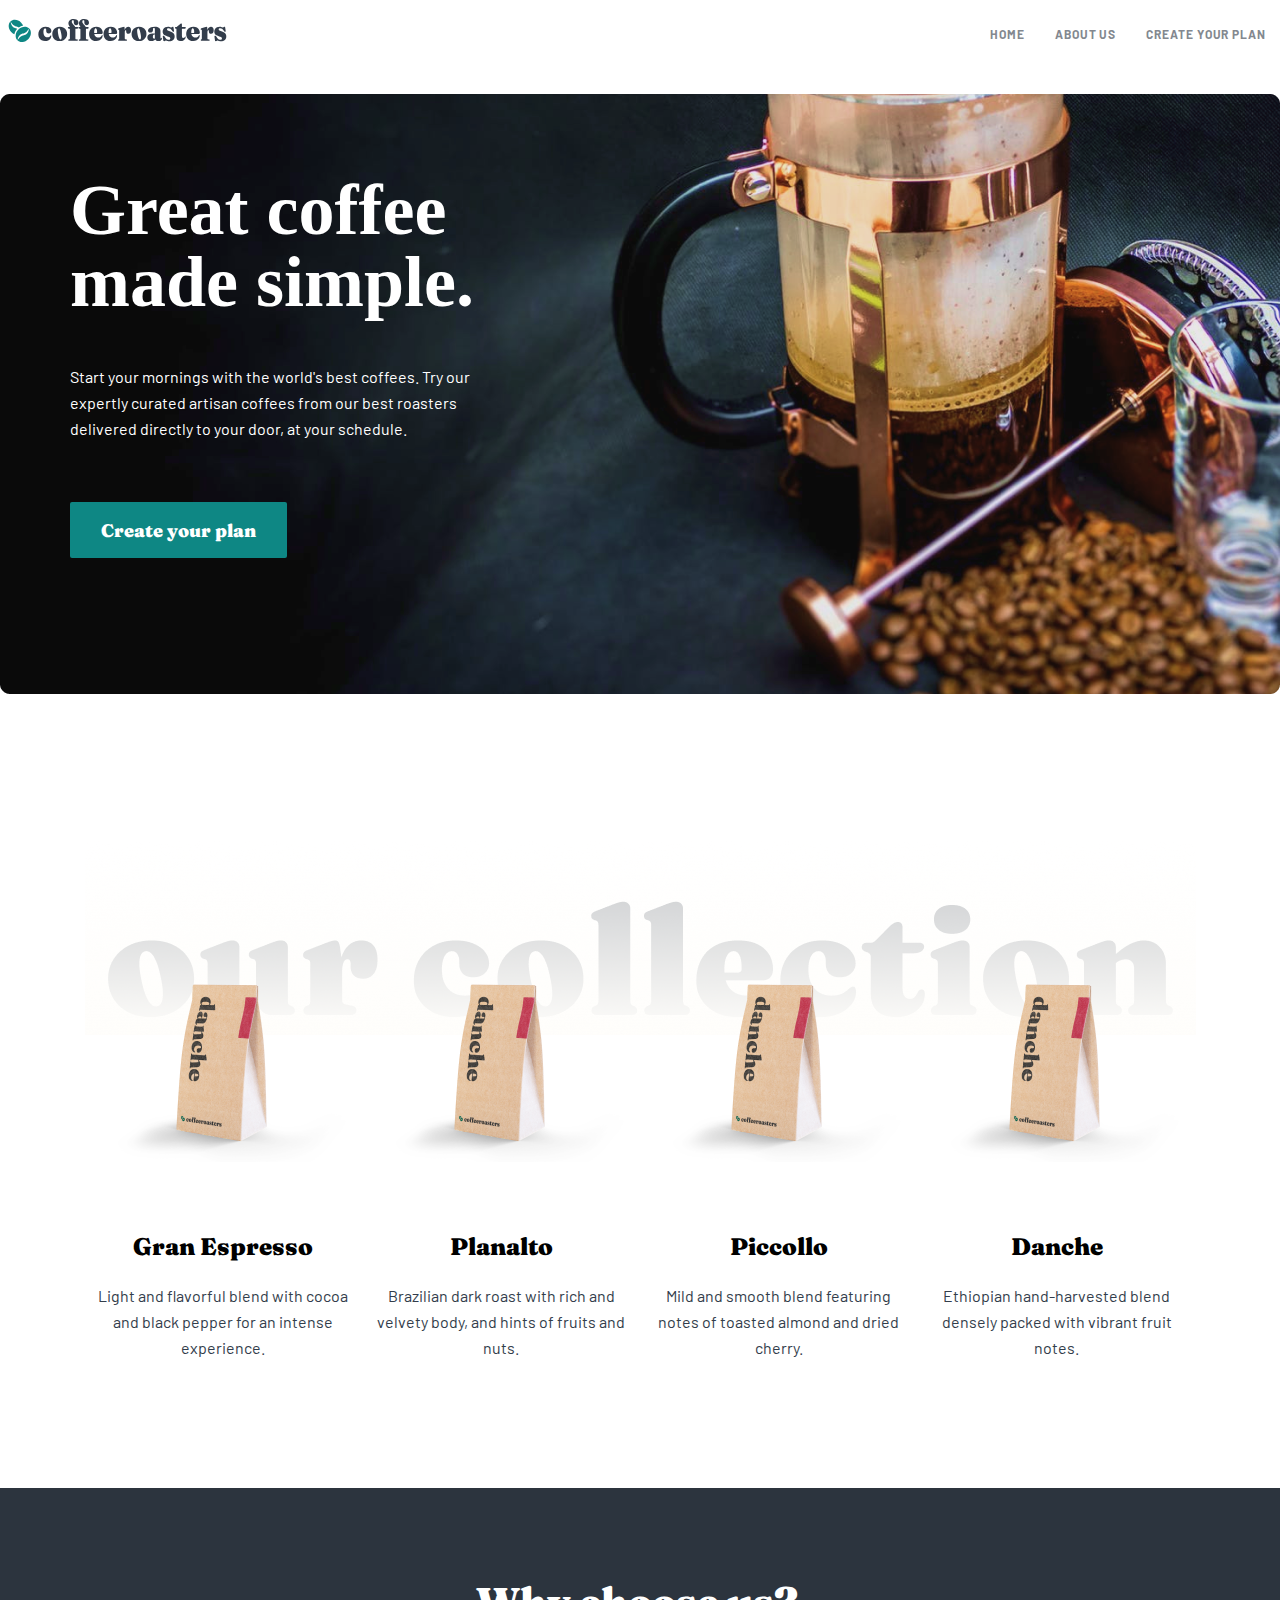
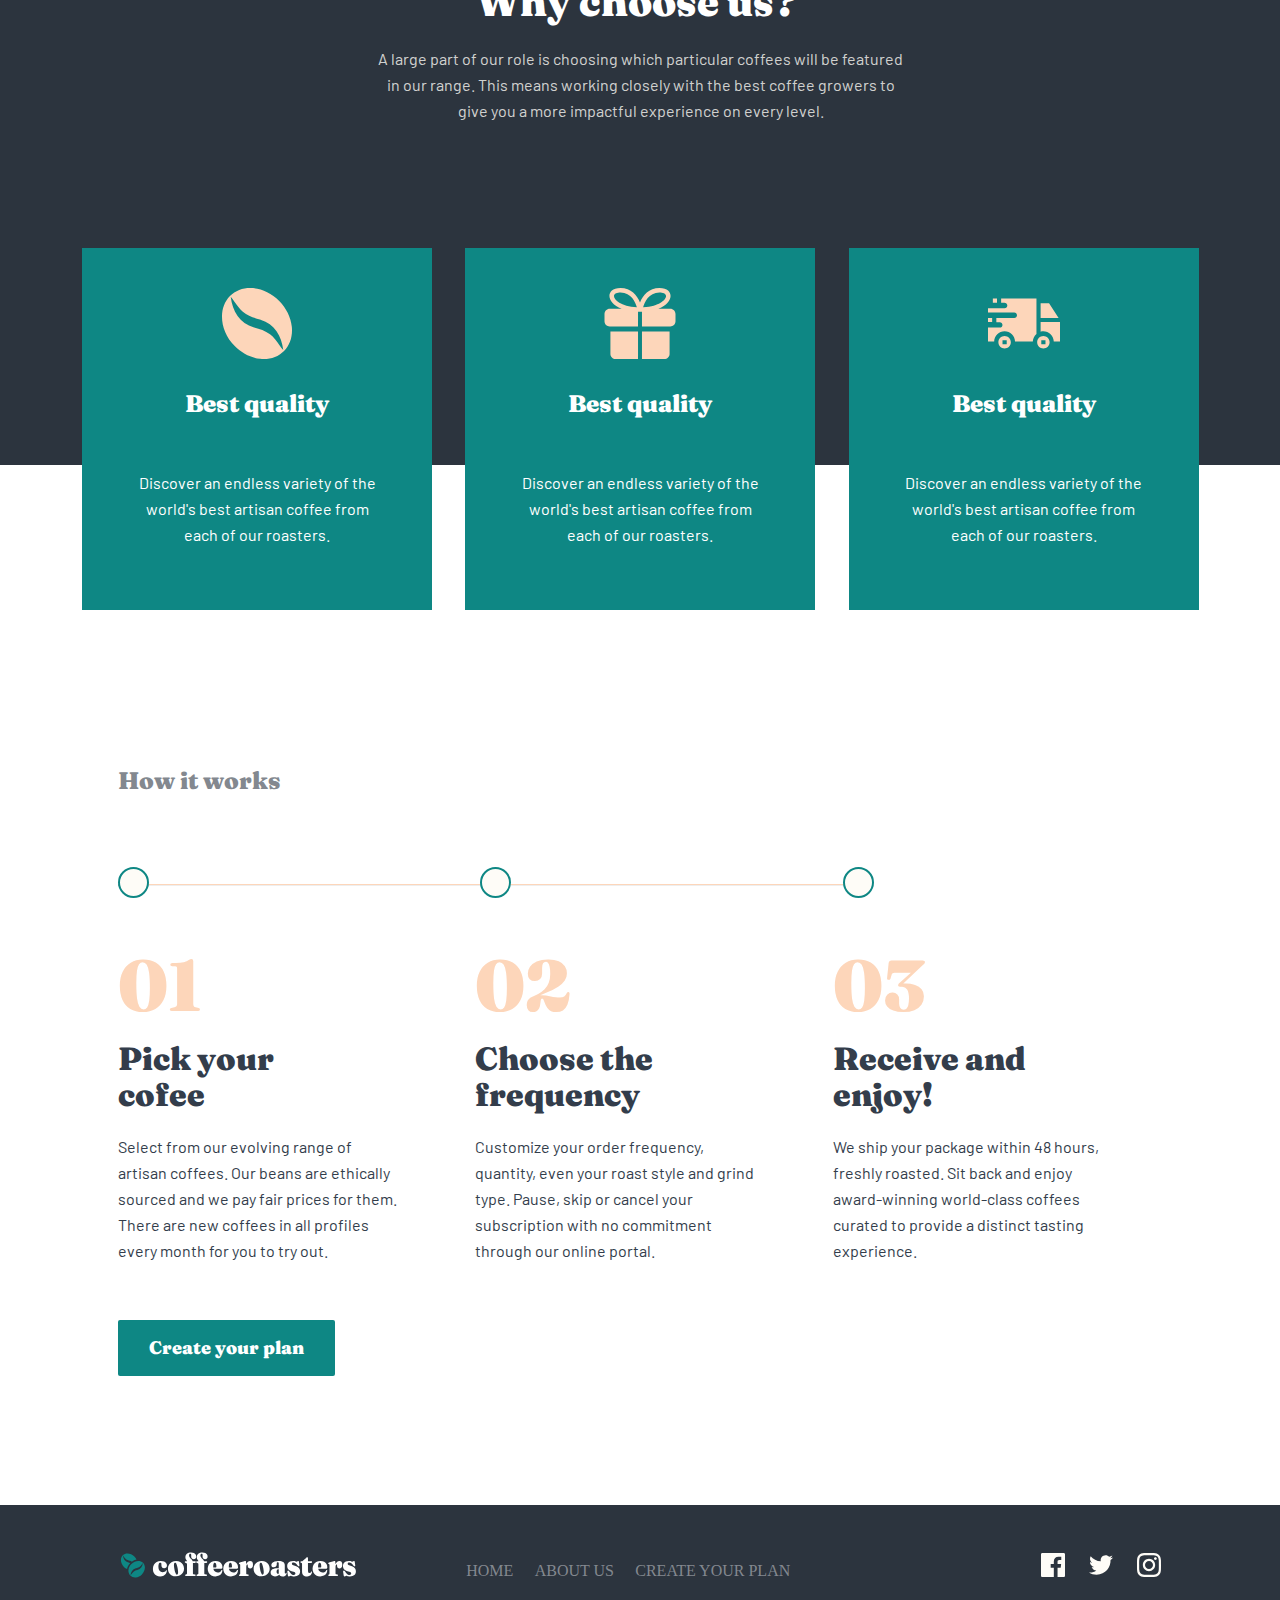
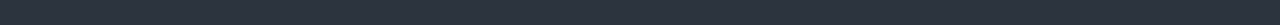
<file: index.html>
<!DOCTYPE html>
<html lang="en">
  <head>
    <meta charset="UTF-8" />
    <meta name="viewport" content="width=device-width, initial-scale=1.0" />
    <title>Coffeeroasters ||main</title>
    <link rel="stylesheet" href="./styles/sass1/style.css" />

    <!-- FONT LINK -->
    <link rel="preconnect" href="https://fonts.googleapis.com" />
    <link rel="preconnect" href="https://fonts.gstatic.com" crossorigin />
    <link
      href="https://fonts.googleapis.com/css2?family=Barlow:wght@400;700&family=Fraunces:opsz,wght@9..144,900&display=swap"
      rel="stylesheet"
    />
  </head>
  <body>
    <!-- SITE NAV BAR -->
    <nav>
      <a href="./index.html">
        <img src="./img/image1/siteLogo.svg" alt="Site main Logo" />
      </a>

      <ul>
        <li>
          <a href="./index.html">HOME</a>
        </li>

        <li>
          <a href="./about.html">ABOUT US</a>
        </li>

        <li>
          <a href="./plan.html">CREATE YOUR PLAN</a>
        </li>
      </ul>
    </nav>

    <!-- MAIN  -->
    <main>
      <!-- HERO SECTION -->
      <section class="s1">
        <h1>Great coffee made simple.</h1>

        <p>
          Start your mornings with the world's best coffees. Try our expertly
          curated artisan coffees from our best roasters delivered directly to
          your door, at your schedule.
        </p>

        <button>
          <a href="./plan.html">Create your plan</a>
        </button>
      </section>

      <!-- SECTION 2  -->
      <section class="s2-main">
        <div class="s2">
          <div class="s2-mainCard">
            <!-- SECTION 2 CARD 1 -->
            <div class="s2-card1">
              <img src="./img/image1/cardImg1.png" alt="Danche pocket" />
              <h3>Gran Espresso</h3>
              <p>
                Light and flavorful blend with cocoa and black pepper for an
                intense experience.
              </p>
            </div>

            <!-- SECTION 2 CARD 2 -->
            <div class="s2-card1">
              <img src="./img/image1/cardImg1.png" alt="Danche pocket" />
              <h3>Planalto</h3>
              <p>
                Brazilian dark roast with rich and velvety body, and hints of
                fruits and nuts.
              </p>
            </div>

            <!-- SECTION 2 CARD 3 -->
            <div class="s2-card1">
              <img src="./img/image1/cardImg1.png" alt="Danche pocket" />
              <h3>Piccollo</h3>
              <p>
                Mild and smooth blend featuring notes of toasted almond and
                dried cherry.
              </p>
            </div>

            <!-- SECTION 2 CARD 4 -->
            <div class="s2-card1">
              <img src="./img/image1/cardImg1.png" alt="Danche pocket" />
              <h3>Danche</h3>
              <p>
                Ethiopian hand-harvested blend densely packed with vibrant fruit
                notes.
              </p>
            </div>
          </div>
        </div>
      </section>

      <!-- SECTION 4  -->
      <section class="s3">
        <div class="s3-heading">
          <h3>Why choose us?</h3>
          <p>
            A large part of our role is choosing which particular coffees will
            be featured in our range. This means working closely with the best
            coffee growers to give you a more impactful experience on every
            level.
          </p>
        </div>

        <div class="s3-mainBox">
          <div class="s3-card">
            <img src="./img/image1/coffeeIcon.svg" alt="Icon of Coffee" />

            <h4>Best quality</h4>

            <p>
              Discover an endless variety of the world's best artisan coffee
              from each of our roasters.
            </p>
          </div>

          <div class="s3-card">
            <img src="./img/image1/presentIcon.svg" alt="Icon of Present" />

            <h4>Best quality</h4>

            <p>
              Discover an endless variety of the world's best artisan coffee
              from each of our roasters.
            </p>
          </div>

          <div class="s3-card">
            <img src="./img/image1/deliveryIcon.svg" alt="Icon of Delivery" />

            <h4>Best quality</h4>

            <p>
              Discover an endless variety of the world's best artisan coffee
              from each of our roasters.
            </p>
          </div>
        </div>
      </section>

      <!-- SECTION 4  -->
      <section class="s4">
        <div class="s4-main">
          <h4>How it works</h4>

          <!-- S4 CardBox -->
          <div class="s4-cardBox">
            <div class="line">
              <div class="line-ovals">
                <span>
                  <img src="./img/image1/ovalIcon.svg" alt="Oval Icon" />
                </span>

                <span>
                  <img src="./img/image1/ovalIcon.svg" alt="Oval Icon" />
                </span>

                <span>
                  <img src="./img/image1/ovalIcon.svg" alt="Oval Icon" />
                </span>
              </div>

              <hr />
            </div>

            <!-- CARD 1 -->
            <div class="s4-cardDiv">
              <div class="s4-card">
                <h2>01</h2>

                <h3>Pick your cofee</h3>

                <p>
                  Select from our evolving range of artisan coffees. Our beans
                  are ethically sourced and we pay fair prices for them. There
                  are new coffees in all profiles every month for you to try
                  out.
                </p>
              </div>

              <!-- CARD 2 -->

              <div class="s4-card">
                <h2>02</h2>

                <h3>Choose the frequency</h3>

                <p>
                  Customize your order frequency, quantity, even your roast
                  style and grind type. Pause, skip or cancel your subscription
                  with no commitment through our online portal.
                </p>
              </div>

              <!-- CARD 3 -->

              <div class="s4-card">
                <h2>03</h2>

                <h3>Receive and enjoy!</h3>

                <p>
                  We ship your package within 48 hours, freshly roasted. Sit
                  back and enjoy award-winning world-class coffees curated to
                  provide a distinct tasting experience.
                </p>
              </div>
            </div>
          </div>

          <button>
            <a href="./plan.html">Create your plan</a>
          </button>
        </div>
      </section>
    </main>

    <!-- FOOTER  -->
    <footer>
      <div class="main-footer-links">
        <a href="./index.html">
          <img
            src="./img/image1/siteLogoWhite.svg"
            alt="Site main white Logo"
          />
        </a>

        <ul class="pageLinks">
          <li>
            <a href="./index.html">HOME</a>
          </li>

          <li>
            <a href="./about.html">ABOUT US</a>
          </li>

          <li>
            <a href="./plan.html">CREATE YOUR PLAN</a>
          </li>
        </ul>
      </div>

      <ul class="socialIcons">
        <li>
          <a href="./index.html">
            <img src="./img/image1/facebookIcon.svg" alt="Icon of Facebook" />
          </a>
        </li>

        <li>
          <a href="index.html">
            <img src="./img/image1/twitterIcon.svg" alt="Icon of Twitter" />
          </a>
        </li>

        <li>
          <a href="index.html">
            <img src="./img/image1/instagramIcon.svg" alt="Icon of Instagram" />
          </a>
        </li>
      </ul>
    </footer>
  </body>
</html>
</file>
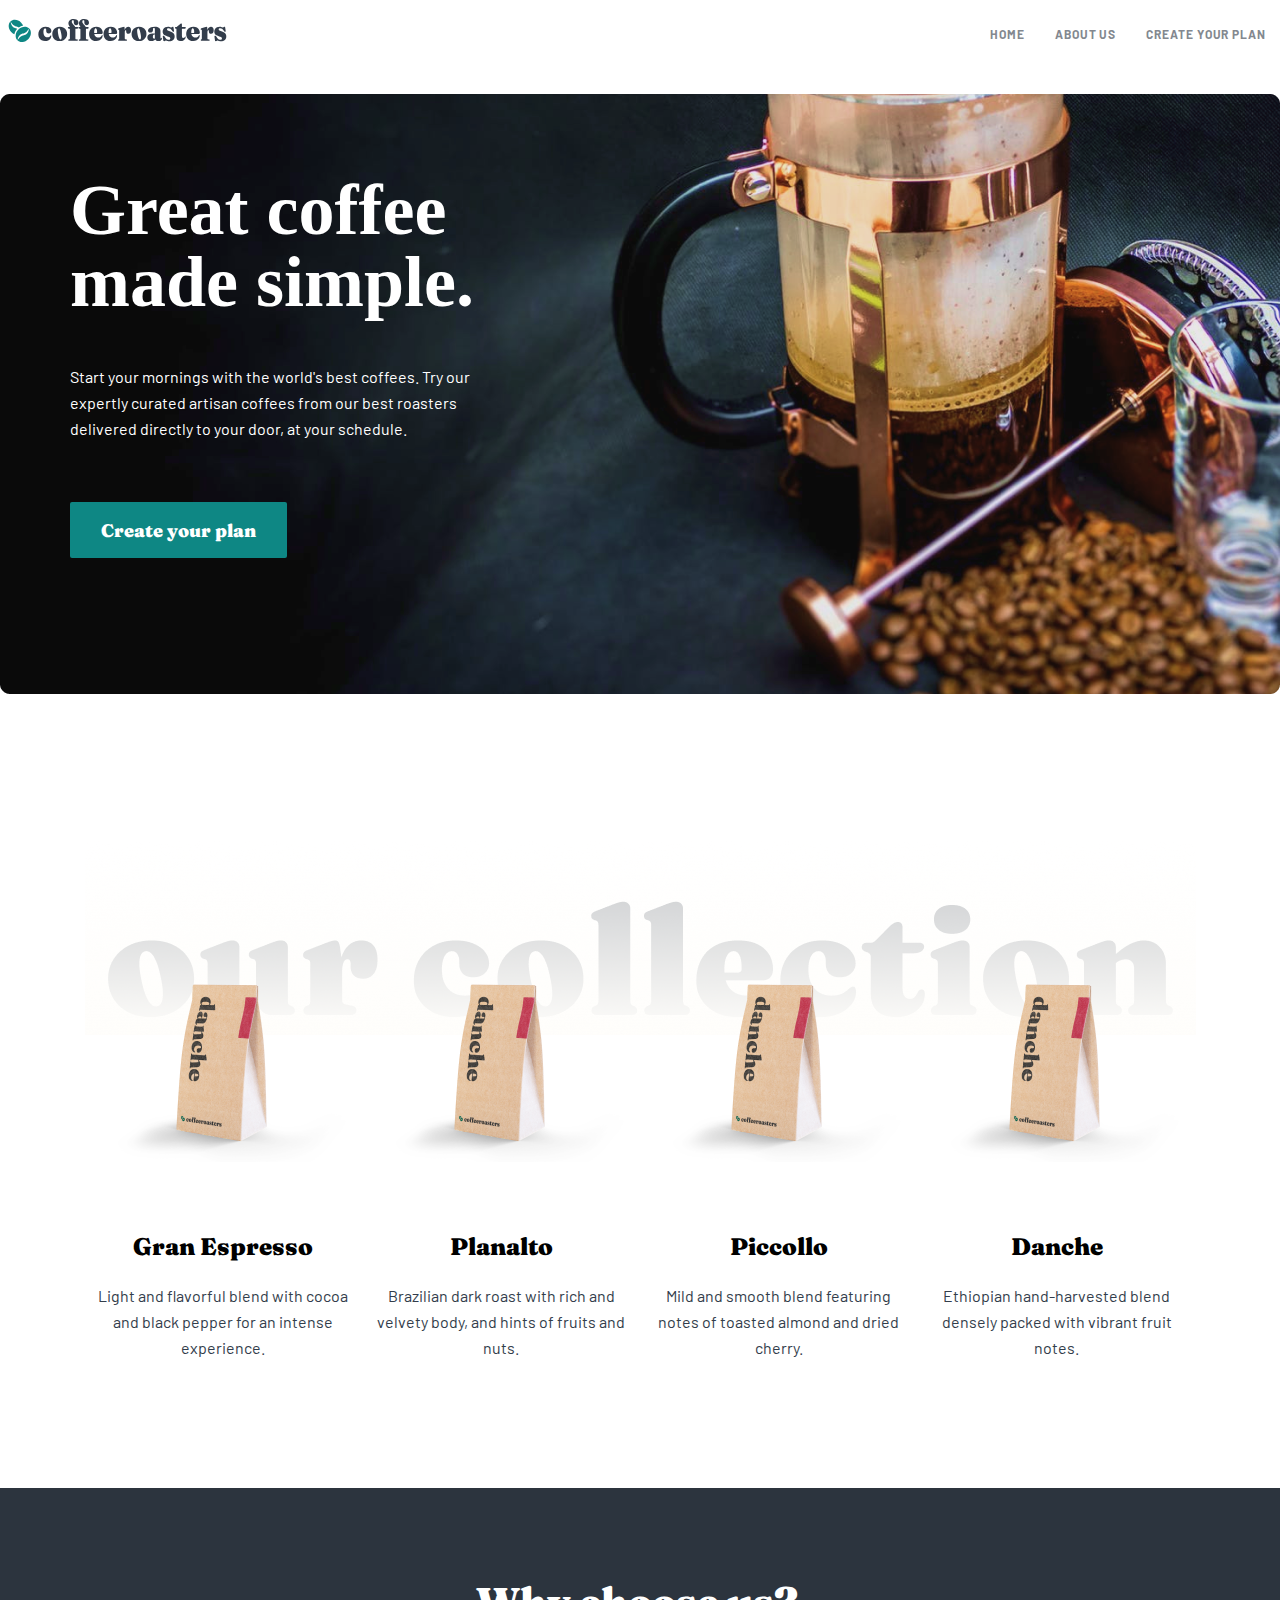
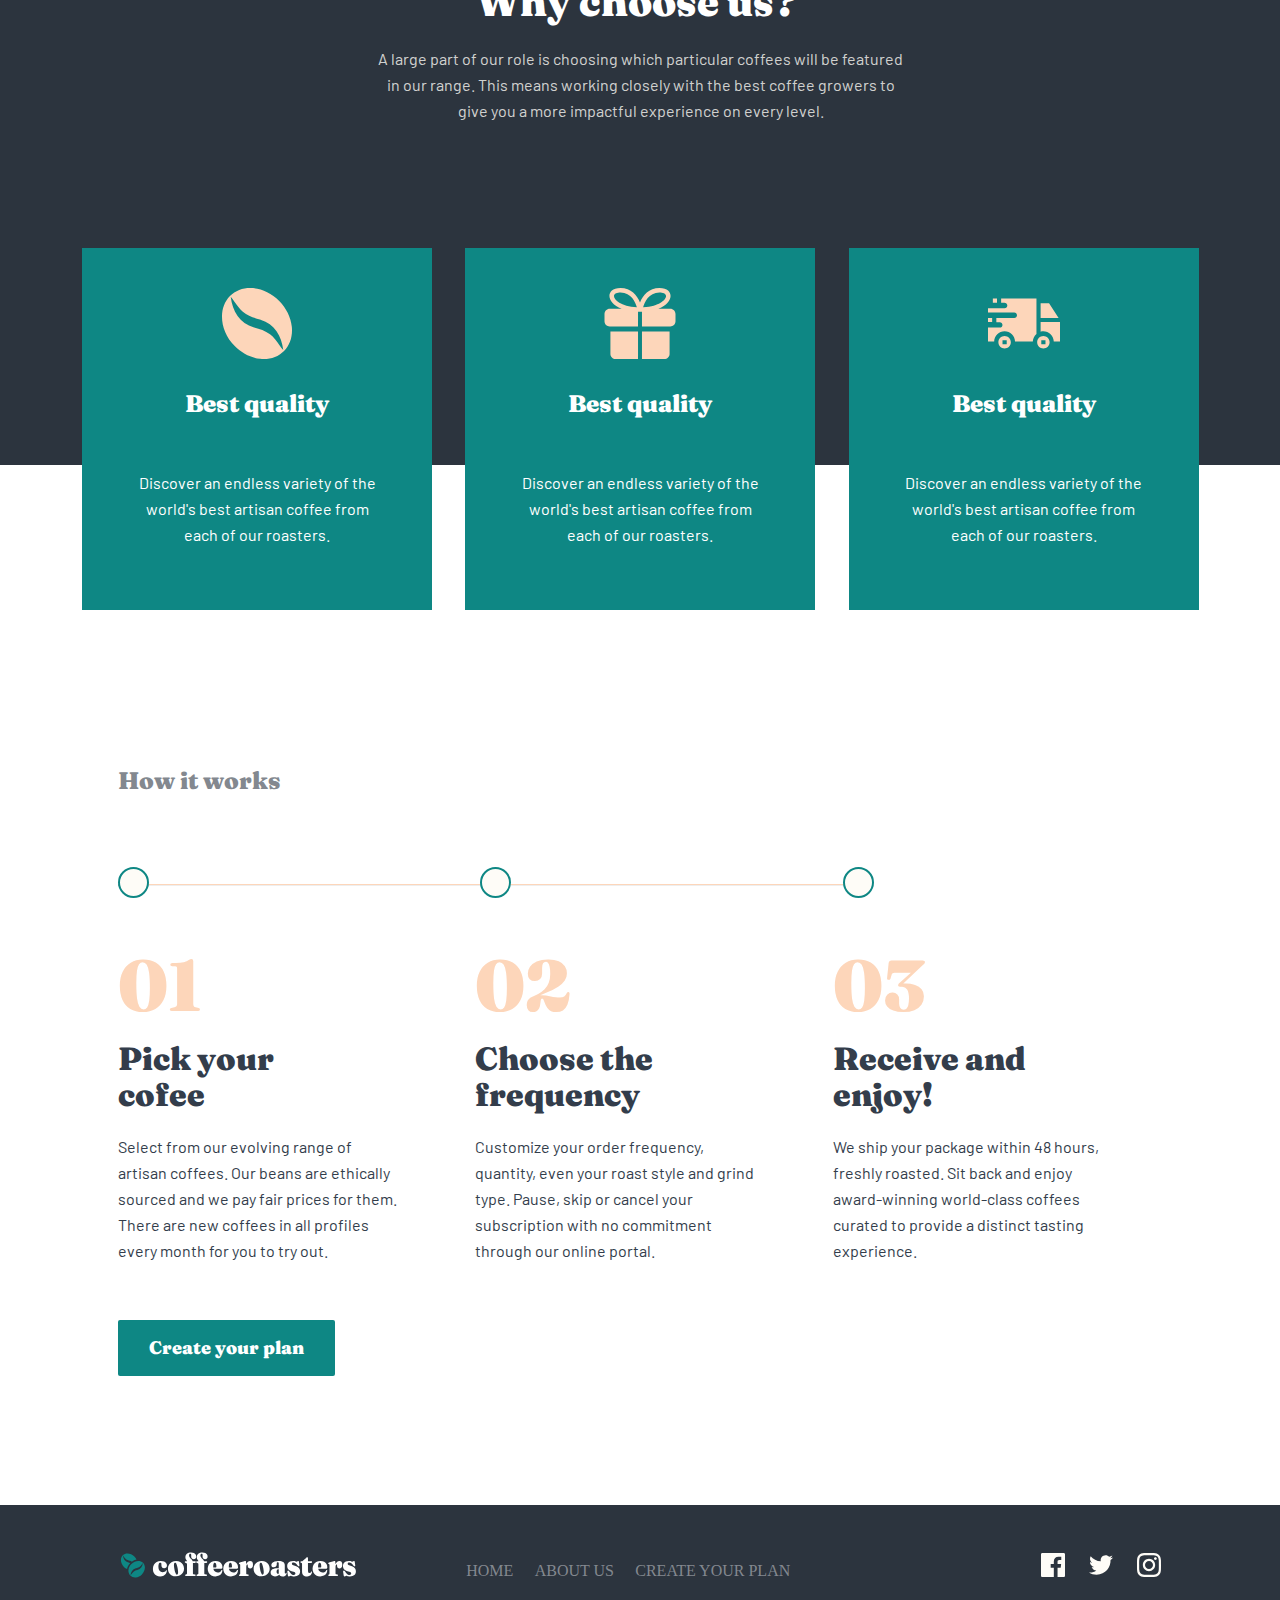
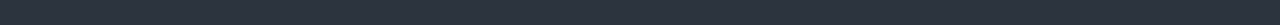
<file: MainPage/index.html>
<!DOCTYPE html>
<html lang="en">
  <head>
    <meta charset="UTF-8" />
    <meta name="viewport" content="width=device-width, initial-scale=1.0" />
    <title>Coffeeroasters ||main</title>
    <link rel="stylesheet" href="./scss/style.css" />

    <!-- FONT LINK -->
    <link rel="preconnect" href="https://fonts.googleapis.com" />
    <link rel="preconnect" href="https://fonts.gstatic.com" crossorigin />
    <link
      href="https://fonts.googleapis.com/css2?family=Barlow:wght@400;700&family=Fraunces:opsz,wght@9..144,900&display=swap"
      rel="stylesheet"
    />
  </head>
  <body>
    <!-- SITE NAV BAR -->
    <nav>
      <a href="index.html">
        <img src="./images/siteLogo.svg" alt="" />
      </a>

      <ul>
        <li>
          <a href="index.html">HOME</a>
        </li>

        <li>
          <a href="../about.html">ABOUT US</a>
        </li>

        <li>
          <a href="index.html">CREATE YOUR PLAN</a>
        </li>
      </ul>
    </nav>

    <!-- MAIN  -->
    <main>
      <!-- HERO SECTION -->
      <section class="s1">
        <h1>Great coffee made simple.</h1>

        <p>
          Start your mornings with the world's best coffees. Try our expertly
          curated artisan coffees from our best roasters delivered directly to
          your door, at your schedule.
        </p>

        <button>
          <a href="index.html">Create your plan</a>
        </button>
      </section>

      <!-- SECTION 2  -->
      <section class="s2-main">
        <div class="s2">
          <div class="s2-mainCard">
            <!-- SECTION 2 CARD 1 -->
            <div class="s2-card1">
              <img src="./images/cardImg1.png" alt="" />
              <h3>Gran Espresso</h3>
              <p>
                Light and flavorful blend with cocoa and black pepper for an
                intense experience.
              </p>
            </div>

            <!-- SECTION 2 CARD 2 -->
            <div class="s2-card1">
              <img src="./images/cardImg1.png" alt="" />
              <h3>Planalto</h3>
              <p>
                Brazilian dark roast with rich and velvety body, and hints of
                fruits and nuts.
              </p>
            </div>

            <!-- SECTION 2 CARD 3 -->
            <div class="s2-card1">
              <img src="./images/cardImg1.png" alt="" />
              <h3>Piccollo</h3>
              <p>
                Mild and smooth blend featuring notes of toasted almond and
                dried cherry.
              </p>
            </div>

            <!-- SECTION 2 CARD 4 -->
            <div class="s2-card1">
              <img src="./images/cardImg1.png" alt="" />
              <h3>Danche</h3>
              <p>
                Ethiopian hand-harvested blend densely packed with vibrant fruit
                notes.
              </p>
            </div>
          </div>
        </div>
      </section>

      <!-- SECTION 4  -->
      <section class="s3">
        <div class="s3-heading">
          <h3>Why choose us?</h3>
          <p>
            A large part of our role is choosing which particular coffees will
            be featured in our range. This means working closely with the best
            coffee growers to give you a more impactful experience on every
            level.
          </p>
        </div>

        <div class="s3-mainBox">
          <div class="s3-card">
            <img src="./images/coffeeIcon.svg" alt="" />

            <h4>Best quality</h4>

            <p>
              Discover an endless variety of the world's best artisan coffee
              from each of our roasters.
            </p>
          </div>

          <div class="s3-card">
            <img src="./images/presentIcon.svg" alt="" />

            <h4>Best quality</h4>

            <p>
              Discover an endless variety of the world's best artisan coffee
              from each of our roasters.
            </p>
          </div>

          <div class="s3-card">
            <img src="./images/deliveryIcon.svg" alt="" />

            <h4>Best quality</h4>

            <p>
              Discover an endless variety of the world's best artisan coffee
              from each of our roasters.
            </p>
          </div>
        </div>
      </section>

      <!-- SECTION 4  -->
      <section class="s4">
        <div class="s4-main">
          <h4>How it works</h4>

          <!-- S4 CardBox -->
          <div class="s4-cardBox">
            <div class="line">
              <div class="line-ovals">
                <span>
                  <img src="./images/ovalIcon.svg" alt="Oval Icon" />
                </span>

                <span>
                  <img src="./images/ovalIcon.svg" alt="Oval Icon" />
                </span>

                <span>
                  <img src="./images/ovalIcon.svg" alt="Oval Icon" />
                </span>
              </div>

              <hr />
            </div>

            <!-- CARD 1 -->
            <div class="s4-cardDiv">
              <div class="s4-card">
                <h2>01</h2>

                <h3>Pick your cofee</h3>

                <p>
                  Select from our evolving range of artisan coffees. Our beans
                  are ethically sourced and we pay fair prices for them. There
                  are new coffees in all profiles every month for you to try
                  out.
                </p>
              </div>

              <!-- CARD 2 -->

              <div class="s4-card">
                <h2>02</h2>

                <h3>Choose the frequency</h3>

                <p>
                  Customize your order frequency, quantity, even your roast
                  style and grind type. Pause, skip or cancel your subscription
                  with no commitment through our online portal.
                </p>
              </div>

              <!-- CARD 3 -->

              <div class="s4-card">
                <h2>03</h2>

                <h3>Receive and enjoy!</h3>

                <p>
                  We ship your package within 48 hours, freshly roasted. Sit
                  back and enjoy award-winning world-class coffees curated to
                  provide a distinct tasting experience.
                </p>
              </div>
            </div>
          </div>

          <button>
            <a href="index.html">Create your plan</a>
          </button>
        </div>
      </section>
    </main>

    <!-- FOOTER  -->
    <footer>
      <div class="main-footer-links">
        <a href="index.html">
          <img src="./images/siteLogoWhite.svg" alt="" />
        </a>

        <ul class="pageLinks">
          <li>
            <a href="index.html">HOME</a>
          </li>

          <li>
            <a href="../about.html">ABOUT US</a>
          </li>

          <li>
            <a href="index.html">CREATE YOUR PLAN</a>
          </li>
        </ul>
      </div>

      <ul class="socialIcons">
        <li>
          <a href="index.html">
            <img src="./images/facebookIcon.svg" alt="Icon of Facebook" />
          </a>
        </li>

        <li>
          <a href="index.html">
            <img src="./images/twitterIcon.svg" alt="Icon of Twitter" />
          </a>
        </li>

        <li>
          <a href="index.html">
            <img src="./images/instagramIcon.svg" alt="Icon of Instagram" />
          </a>
        </li>
      </ul>
    </footer>
  </body>
</html>
</file>
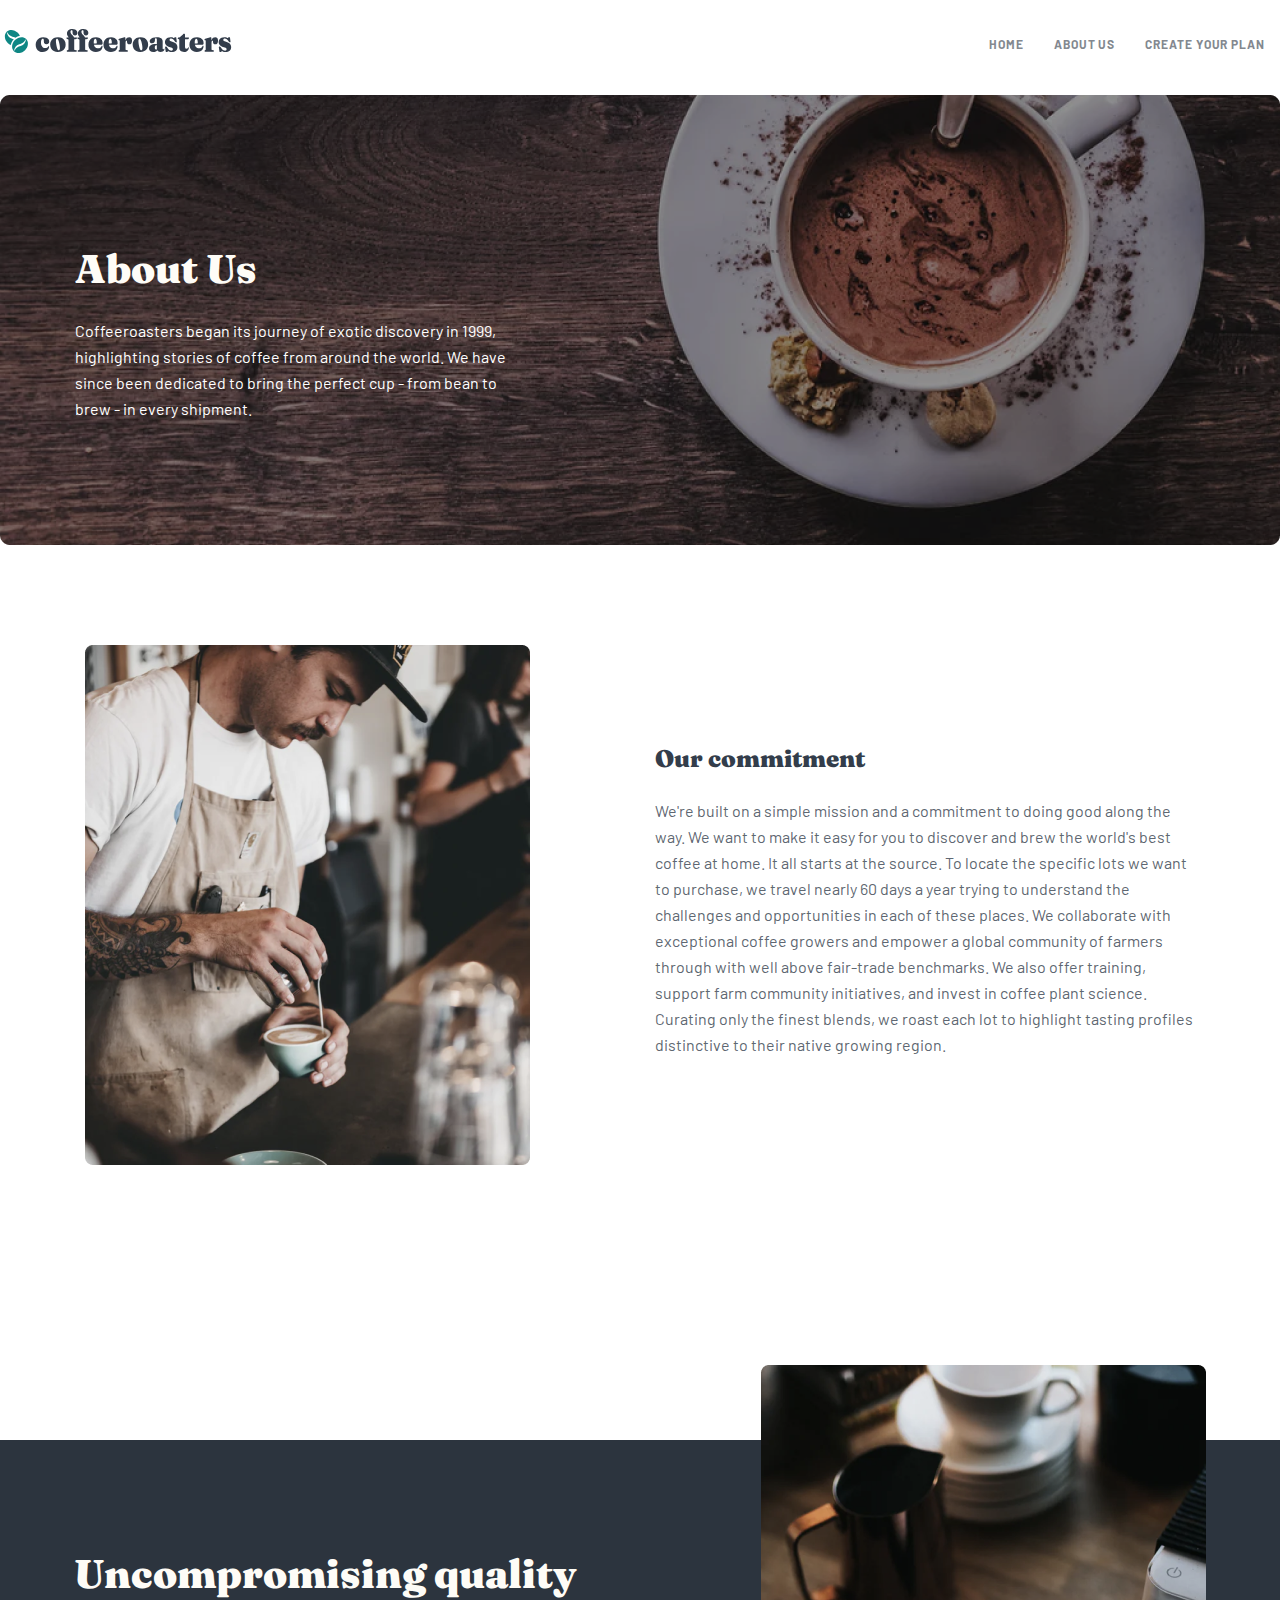
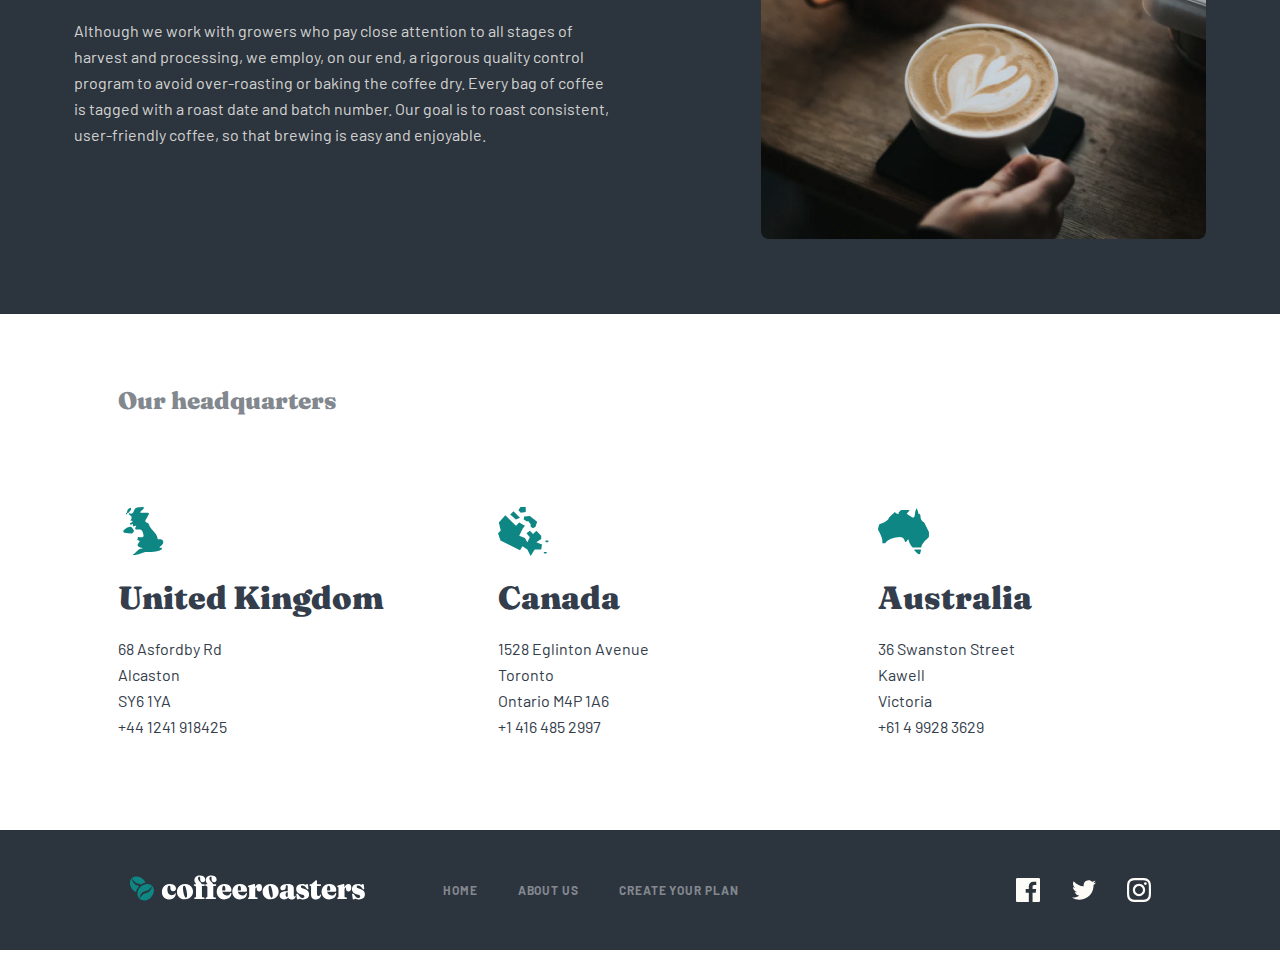
<file: about.html>
<!DOCTYPE html>
<html lang="en">
  <head>
    <meta charset="UTF-8" />
    <meta name="viewport" content="width=device-width, initial-scale=1.0" />
    <title>CoffeeRoasters ||About Us</title>
    <!-- ? FONT FAMILIES -->
    <link
      href="https://fonts.googleapis.com/css2?family=Barlow:wght@400;700&family=Fraunces:opsz,wght@9..144,900&display=swap"
      rel="stylesheet"
    />

    <link rel="stylesheet" href="./styles/sass2/style.css">
  </head>
  <body>
    <!--! SITE HEADER START -->

    <header>
      <!-- ^ SITE NAV BAR START -->

      <nav>
        <a href="./about.html">
          <img src="./img/image2/siteLogo.svg" alt="Site Logo" />
        </a>

        <ul>
          <li>
            <a href="./index.html">HOME</a>
          </li>

          <li>
            <a href="./about.html">ABOUT US</a>
          </li>

          <li>
            <a href="./plan.html">CREATE YOUR PLAN</a>
          </li>
        </ul>
      </nav>
      <!-- ^ SITE NAV BAR END -->
    </header>
    <!-- ! SITE HEADER END -->

    <!-- ! MAIN SECTIONS START -->

    <main>
      <!-- & HERO SECTION START -->

      <!-- "s" means "section" -->
      <section class="s-hero">
        <div class="s-hero-bgI">
          <div class="s-hero-content">
            <h2>About Us</h2>

            <p>
              Coffeeroasters began its journey of exotic discovery in 1999,
              highlighting stories of coffee from around the world. We have
              since been dedicated to bring the perfect cup - from bean to brew
              - in every shipment.
            </p>
          </div>
        </div>
      </section>
      <!-- & HERO SECTION END -->

      <!-- ^ SECTION 2 START -->
      <section class="s2">
        <div class="s2-main">
          <!-- ? SECTION 2 LEFT CONTENT -->
          <div class="s2-mainLeft">
            <img src="./img/image2/site2-s2Img.png" alt="a man making coffee " />
          </div>

          <!-- ? SECTION 2 RIGHT CONTENT -->
          <div class="s2-mainRight">
            <h2>Our commitment</h2>

            <p>
              We're built on a simple mission and a commitment to doing good
              along the way. We want to make it easy for you to discover and
              brew the world's best coffee at home. It all starts at the source.
              To locate the specific lots we want to purchase, we travel nearly
              60 days a year trying to understand the challenges and
              opportunities in each of these places. We collaborate with
              exceptional coffee growers and empower a global community of
              farmers through with well above fair-trade benchmarks. We also
              offer training, support farm community initiatives, and invest in
              coffee plant science. Curating only the finest blends, we roast
              each lot to highlight tasting profiles distinctive to their native
              growing region.
            </p>
          </div>
        </div>
      </section>
      <!-- ^SECTION 2 END -->

      <!-- & SECTIO 3 START -->
      <section class="s3">
        <div class="s3-main">
          <div class="s3-main-content">
            <!-- ? SECTION 3 LEFT CONTENT -->
            <div class="s3-contentLeft">
              <h2>Uncompromising quality</h2>
              <p>
                Although we work with growers who pay close attention to all
                stages of harvest and processing, we employ, on our end, a
                rigorous quality control program to avoid over-roasting or
                baking the coffee dry. Every bag of coffee is tagged with a
                roast date and batch number. Our goal is to roast consistent,
                user-friendly coffee, so that brewing is easy and enjoyable.
              </p>
            </div>

            <!-- ? SECTION 3 RIGHT CONTENT -->

            <div class="s3-contentRight">
              <img
                src="./img/image2/site2-s3Img.png"
                alt="a photo of coffee around cups and beatiful view"
              />
            </div>
          </div>
        </div>
      </section>
      <!-- & SECTIO 3 END -->

      <!-- ^ SECTION 4 START -->
      <section class="s4">
        <div class="s4-main">
          <h5>Our headquarters</h4>
          <div class="s4-cardBox">
            <!-- ? CARD 1 -->
            <div class="cards">
              <img src="./img/image2/Shapeicon1.svg" alt="shape icon 1">

              <div class="cards-content">
                <h4>United Kingdom</h3>
                <ul>
                  <li>68 Asfordby Rd</li>
                  <li>Alcaston</li>
                  <li>SY6 1YA</li>
                  <li class="telLinks">
                    <a href="tel:+44 1241 918425">+44 1241 918425</a>
                  </li>
                </ul>
              </div>
            </div>

            <!-- ? CARD 2 -->
            <div class="cards">
              <img src="./img/image2/Shapeicon2.svg" alt="img shape icon 2">

              <div class="cards-content">
                <h4>Canada</h3>
                <ul>
                  <li>1528 Eglinton Avenue</li>
                  <li>Toronto</li>
                  <li>Ontario M4P 1A6</li>
                  <li class="telLinks">
                    <a href="tel:+1 416 485 2997">+1 416 485 2997</a>
                  </li>
                </ul>
              </div>
            </div>

            <!-- ? CARD 3 -->
            <div class="cards">
              <img src="./img/image2/Shapeicon3.svg" alt="img shape icon 3">

              <div class="cards-content">
                <h4>Australia</h3>

                <ul>
                  <li>36 Swanston Street</li>
                  <li>Kawell</li>
                  <li>Victoria</li>
                  <li class="telLinks">
                    <a href="tel:+61 4 9928 3629">+61 4 9928 3629</a>
                  </li>
                </ul>
              </div>
            </div>
          </div>
        </div>
      </section>
      <!-- ^ SECTION 4 END -->
    </main>
    <!-- ! MAIN SECTIONS END -->



    <!-- ! FOOTER SECTION START -->
    <footer>
        <div class="footer-main">
           

            <div class="footer-navBar">

                <a href="./about.html">
                    <img src="./img/image2/siteLogoWhite.svg" alt="Site Footer Logo">
                </a>

                <ul>

                    <li>
                        <a href="./index.html">HOME</a>
                    </li>

                    <li>
                        <a href="./about.html">ABOUT US</a>
                    </li>

                    <li>
                        <a href="./about.html">CREATE YOUR PLAN</a>
                    </li>
                </ul>
            </div>

            <div class="footer-socialLinks">

                <a href="./about.html">
                    <img src="./img/image2/facebookIcon.svg" alt="Site Footer Facebook Logo">
                </a>
                

                <a href="./about.html">
                    <img src="./img/image2/twitterIcon.svg" alt="Site Footer Twitter Logo">
                </a>
                

                <a href="./about.html">
                    <img src="./img/image2/instagramIcon.svg" alt="Site Footer Instagram Logo">
                </a>
                
            </div>
        </div>

    </footer>
    <!-- ! FOOTER SECTION END -->

  </body>
</html>
</file>
<file: styles/sass1/style.css>
* {
  padding: 0;
  margin: 0;
  box-sizing: border-box;
}

body {
  width: 100%;
  height: 200vh;
}

nav {
  width: 1281px;
  margin: auto;
  height: 64px;
  display: flex;
  justify-content: space-between;
  align-items: center;
  margin-bottom: 30px;
}
nav img {
  width: 235px;
  height: 25px;
}
nav img:hover {
  transform: scale(1.1);
}
nav ul {
  display: flex;
  width: auto;
  height: 15px;
}
nav ul li {
  list-style: none;
}
nav ul li:hover {
  transform: scale(1.1);
}
nav ul li a {
  width: auto;
  height: 15px;
  text-decoration: none;
  margin: 0 15px;
  font-family: "Barlow", sans-serif;
  font-weight: 700;
  font-size: 12px;
  line-height: 15px;
  letter-spacing: 0.92px;
  color: rgb(131, 136, 143);
}

.s1 {
  background-image: url(../../img/image1/bgimage.png);
  background-repeat: no-repeat;
  width: 1281px;
  height: 600px;
  margin: auto;
}
.s1 h1 {
  width: 493px;
  height: 145px;
  font-weight: 900;
  font-size: 72px;
  line-height: 72px;
  color: white;
  margin-left: 70px;
  padding-top: 80px;
}
.s1 p {
  width: 417px;
  height: 78px;
  font-family: "Barlow", sans-serif;
  font-weight: 400;
  font-size: 16px;
  line-height: 26px;
  color: white;
  margin-left: 70px;
  margin-top: 125px;
}
.s1 button {
  width: 217px;
  height: 56px;
  background-color: rgb(14, 135, 132);
  border: none;
  border-radius: 2px;
  margin-top: 60px;
  margin-left: 70px;
}
.s1 button a {
  color: white;
  text-decoration: none;
  width: 155px;
  height: 25px;
  font-family: "Fraunces", serif;
  font-weight: 900;
  font-size: 18px;
  line-height: 25px;
}
.s1 button:hover {
  transform: scale(1.1);
}

.s2-main {
  width: 1280px;
  margin: auto;
}

.s2 {
  width: 1111px;
  height: 398.55px;
  background-color: white;
  margin: 50px auto 250px;
  background-image: url(../../img/image1/bgtext1.png);
  background-repeat: no-repeat;
}
.s2 .s2-mainCard {
  display: flex;
  justify-content: space-around;
  margin-top: 145px;
  background-color: transparent;
  padding-top: 130px;
}
.s2 .s2-mainCard div {
  width: 255px;
  height: 398.55px;
}
.s2 .s2-mainCard div h3 {
  width: 255px;
  height: 32px;
  font-family: "Fraunces", serif;
  font-weight: 900;
  font-size: 24px;
  line-height: 32px;
  margin-top: 65px;
  text-align: center;
}
.s2 .s2-mainCard div p {
  font-weight: 400;
  font-size: 16px;
  line-height: 26px;
  width: 255px;
  height: 78px;
  color: rgb(51, 61, 75);
  text-align: center;
  margin-top: 20px;
  font-family: "Barlow", sans-serif;
}

.s3 {
  width: 1281px;
  height: 577px;
  background-color: rgb(44, 52, 62);
  margin: auto;
}
.s3 .s3-heading {
  width: 540px;
  height: 160px;
  margin: auto;
  padding-top: 70px;
}
.s3 .s3-heading h3 {
  width: 329px;
  height: 48px;
  font-family: "Fraunces", serif;
  font-weight: 900;
  font-size: 40px;
  line-height: 48px;
  color: white;
  margin: 20px auto;
}
.s3 .s3-heading p {
  width: 540px;
  height: 80px;
  font-weight: 400;
  font-size: 16px;
  line-height: 26px;
  color: rgba(254, 252, 247, 0.8);
  font-family: "Barlow", serif;
  text-align: center;
}
.s3 .s3-mainBox {
  width: 1150px;
  height: 382px;
  display: flex;
  justify-content: space-around;
  margin: 200px auto 0;
}
.s3 .s3-mainBox .s3-card {
  width: 350px;
  height: 362px;
  background-color: rgb(14, 135, 132);
  text-align: center;
}
.s3 .s3-mainBox .s3-card:hover {
  transform: scale(1.1);
}
.s3 .s3-mainBox .s3-card img {
  width: 72px;
  height: 71px;
  margin-top: 40px;
}
.s3 .s3-mainBox .s3-card h4 {
  width: auto;
  height: auto;
  font-family: "Fraunces", serif;
  font-weight: 900;
  font-size: 24px;
  line-height: 32px;
  color: white;
  margin-top: 25px;
}
.s3 .s3-mainBox .s3-card p {
  width: 255px;
  height: 78px;
  font-family: "Barlow", serif;
  font-weight: 400;
  font-size: 16px;
  line-height: 26px;
  color: white;
  text-align: center;
  margin: 50px auto;
}

.s4-main {
  width: 100%;
}

.s4 {
  width: 1045px;
  height: 640px;
  margin: 300px auto;
}
.s4 h4 {
  width: 255px;
  height: 32px;
  font-family: "Fraunces", serif;
  font-weight: 900;
  font-size: 24px;
  line-height: 32px;
  color: rgb(131, 136, 143);
}
.s4 .s4-cardBox {
  width: 1045px;
  height: 453px;
}
.s4 .s4-cardBox .line {
  width: 760px;
  height: 32px;
  margin-top: 70px;
}
.s4 .s4-cardBox .line .line-ovals {
  width: 760px;
  height: 32px;
  display: flex;
  justify-content: space-between;
}
.s4 .s4-cardBox .line span {
  width: 35px;
  height: 31px;
}
.s4 .s4-cardBox .line hr {
  width: 755px;
  height: 0;
  margin-top: -15px;
  border-top: 1px solid rgb(253, 214, 186);
}
.s4 .s4-cardBox .s4-cardDiv {
  width: 1000px;
  height: 370px;
  display: flex;
  justify-content: space-between;
  margin-top: 50px;
}
.s4 .s4-cardBox .s4-cardDiv .s4-card {
  width: 285px;
  height: 355px;
}
.s4 .s4-cardBox .s4-cardDiv .s4-card h2 {
  width: 90px;
  height: 72px;
  font-family: "Fraunces", serif;
  font-weight: 900;
  color: rgb(253, 214, 186);
  font-size: 72px;
  line-height: 72px;
}
.s4 .s4-cardBox .s4-cardDiv .s4-card h3 {
  width: 230px;
  height: 73px;
  font-family: "Fraunces", serif;
  font-weight: 900;
  font-size: 32px;
  line-height: 36px;
  margin: 20px 0;
  color: #333D4B;
}
.s4 .s4-cardBox .s4-cardDiv .s4-card p {
  width: 285px;
  height: 130px;
  font-family: "Barlow", sans-serif;
  font-weight: 400;
  font-size: 16px;
  line-height: 26px;
  color: rgb(51, 61, 75);
}
.s4 button {
  width: 217px;
  height: 56px;
  background-color: rgb(14, 135, 132);
  border: none;
  border-radius: 2px;
}
.s4 button a {
  color: white;
  text-decoration: none;
  width: 155px;
  height: 25px;
  font-family: "Fraunces", serif;
  font-weight: 900;
  font-size: 18px;
  line-height: 25px;
}
.s4 button:hover {
  transform: scale(1.1);
  cursor: pointer;
}

footer {
  width: 1281px;
  height: 120px;
  background-color: #2C343E;
  display: flex;
  justify-content: space-around;
  align-items: center;
  margin: -200px auto;
}
footer li {
  list-style-type: none;
}
footer li a {
  text-decoration: none;
  color: #83888F;
}
footer .main-footer-links {
  width: 680px;
  height: 26px;
  display: flex;
  justify-content: space-around;
}
footer .main-footer-links img {
  width: 236px;
  height: 26px;
}
footer .main-footer-links img:hover {
  transform: scale(1.1);
}
footer .main-footer-links .pageLinks {
  width: 350px;
  height: 15px;
  display: flex;
  justify-content: space-between;
  margin-left: 100px;
  margin-top: 10px;
}
footer .main-footer-links .pageLinks li {
  width: auto;
  height: 15px;
}
footer .main-footer-links .pageLinks li:hover {
  transform: scale(1.1);
}
footer .main-footer-links .pageLinks li a {
  padding: 0 10px;
}
footer .socialIcons {
  width: 120px;
  height: 24px;
  display: flex;
  justify-content: space-between;
}
footer .socialIcons img {
  width: 24px;
  height: 24px;
}
footer .socialIcons img:hover {
  transform: scale(1.1);
}/*# sourceMappingURL=style.css.map */
</file>
<file: MainPage/scss/style.css>
* {
  padding: 0;
  margin: 0;
  box-sizing: border-box;
}

body {
  width: 100%;
  height: 200vh;
}

nav {
  width: 1281px;
  margin: auto;
  height: 64px;
  display: flex;
  justify-content: space-between;
  align-items: center;
  margin-bottom: 30px;
}
nav img {
  width: 235px;
  height: 25px;
}
nav img:hover {
  transform: scale(1.1);
}
nav ul {
  display: flex;
  width: auto;
  height: 15px;
}
nav ul li {
  list-style: none;
}
nav ul li:hover {
  transform: scale(1.1);
}
nav ul li a {
  width: auto;
  height: 15px;
  text-decoration: none;
  margin: 0 15px;
  font-family: "Barlow", sans-serif;
  font-weight: 700;
  font-size: 12px;
  line-height: 15px;
  letter-spacing: 0.92px;
  color: rgb(131, 136, 143);
}

.s1 {
  background-image: url(../images/bgimage.png);
  background-repeat: no-repeat;
  width: 1281px;
  height: 600px;
  margin: auto;
}
.s1 h1 {
  width: 493px;
  height: 145px;
  font-weight: 900;
  font-size: 72px;
  line-height: 72px;
  color: white;
  margin-left: 70px;
  padding-top: 80px;
}
.s1 p {
  width: 417px;
  height: 78px;
  font-family: "Barlow", sans-serif;
  font-weight: 400;
  font-size: 16px;
  line-height: 26px;
  color: white;
  margin-left: 70px;
  margin-top: 125px;
}
.s1 button {
  width: 217px;
  height: 56px;
  background-color: rgb(14, 135, 132);
  border: none;
  border-radius: 2px;
  margin-top: 60px;
  margin-left: 70px;
}
.s1 button a {
  color: white;
  text-decoration: none;
  width: 155px;
  height: 25px;
  font-family: "Fraunces", serif;
  font-weight: 900;
  font-size: 18px;
  line-height: 25px;
}
.s1 button:hover {
  transform: scale(1.1);
}

.s2-main {
  width: 1280px;
  margin: auto;
}

.s2 {
  width: 1111px;
  height: 398.55px;
  background-color: white;
  margin: 50px auto 250px;
  background-image: url(../images/bgtext1.png);
  background-repeat: no-repeat;
}
.s2 .s2-mainCard {
  display: flex;
  justify-content: space-around;
  margin-top: 145px;
  background-color: transparent;
  padding-top: 130px;
}
.s2 .s2-mainCard div {
  width: 255px;
  height: 398.55px;
}
.s2 .s2-mainCard div h3 {
  width: 255px;
  height: 32px;
  font-family: "Fraunces", serif;
  font-weight: 900;
  font-size: 24px;
  line-height: 32px;
  margin-top: 65px;
  text-align: center;
}
.s2 .s2-mainCard div p {
  font-weight: 400;
  font-size: 16px;
  line-height: 26px;
  width: 255px;
  height: 78px;
  color: rgb(51, 61, 75);
  text-align: center;
  margin-top: 20px;
  font-family: "Barlow", sans-serif;
}

.s3 {
  width: 1281px;
  height: 577px;
  background-color: rgb(44, 52, 62);
  margin: auto;
}
.s3 .s3-heading {
  width: 540px;
  height: 160px;
  margin: auto;
  padding-top: 70px;
}
.s3 .s3-heading h3 {
  width: 329px;
  height: 48px;
  font-family: "Fraunces", serif;
  font-weight: 900;
  font-size: 40px;
  line-height: 48px;
  color: white;
  margin: 20px auto;
}
.s3 .s3-heading p {
  width: 540px;
  height: 80px;
  font-weight: 400;
  font-size: 16px;
  line-height: 26px;
  color: rgba(254, 252, 247, 0.8);
  font-family: "Barlow", serif;
  text-align: center;
}
.s3 .s3-mainBox {
  width: 1150px;
  height: 382px;
  display: flex;
  justify-content: space-around;
  margin: 200px auto 0;
}
.s3 .s3-mainBox .s3-card {
  width: 350px;
  height: 362px;
  background-color: rgb(14, 135, 132);
  text-align: center;
}
.s3 .s3-mainBox .s3-card:hover {
  transform: scale(1.1);
}
.s3 .s3-mainBox .s3-card img {
  width: 72px;
  height: 71px;
  margin-top: 40px;
}
.s3 .s3-mainBox .s3-card h4 {
  width: auto;
  height: auto;
  font-family: "Fraunces", serif;
  font-weight: 900;
  font-size: 24px;
  line-height: 32px;
  color: white;
  margin-top: 25px;
}
.s3 .s3-mainBox .s3-card p {
  width: 255px;
  height: 78px;
  font-family: "Barlow", serif;
  font-weight: 400;
  font-size: 16px;
  line-height: 26px;
  color: white;
  text-align: center;
  margin: 50px auto;
}

.s4-main {
  width: 100%;
}

.s4 {
  width: 1045px;
  height: 640px;
  margin: 300px auto;
}
.s4 h4 {
  width: 255px;
  height: 32px;
  font-family: "Fraunces", serif;
  font-weight: 900;
  font-size: 24px;
  line-height: 32px;
  color: rgb(131, 136, 143);
}
.s4 .s4-cardBox {
  width: 1045px;
  height: 453px;
}
.s4 .s4-cardBox .line {
  width: 760px;
  height: 32px;
  margin-top: 70px;
}
.s4 .s4-cardBox .line .line-ovals {
  width: 760px;
  height: 32px;
  display: flex;
  justify-content: space-between;
}
.s4 .s4-cardBox .line span {
  width: 35px;
  height: 31px;
}
.s4 .s4-cardBox .line hr {
  width: 755px;
  height: 0;
  margin-top: -15px;
  border-top: 1px solid rgb(253, 214, 186);
}
.s4 .s4-cardBox .s4-cardDiv {
  width: 1000px;
  height: 370px;
  display: flex;
  justify-content: space-between;
  margin-top: 50px;
}
.s4 .s4-cardBox .s4-cardDiv .s4-card {
  width: 285px;
  height: 355px;
}
.s4 .s4-cardBox .s4-cardDiv .s4-card h2 {
  width: 90px;
  height: 72px;
  font-family: "Fraunces", serif;
  font-weight: 900;
  color: rgb(253, 214, 186);
  font-size: 72px;
  line-height: 72px;
}
.s4 .s4-cardBox .s4-cardDiv .s4-card h3 {
  width: 230px;
  height: 73px;
  font-family: "Fraunces", serif;
  font-weight: 900;
  font-size: 32px;
  line-height: 36px;
  margin: 20px 0;
  color: #333D4B;
}
.s4 .s4-cardBox .s4-cardDiv .s4-card p {
  width: 285px;
  height: 130px;
  font-family: "Barlow", sans-serif;
  font-weight: 400;
  font-size: 16px;
  line-height: 26px;
  color: rgb(51, 61, 75);
}
.s4 button {
  width: 217px;
  height: 56px;
  background-color: rgb(14, 135, 132);
  border: none;
  border-radius: 2px;
}
.s4 button a {
  color: white;
  text-decoration: none;
  width: 155px;
  height: 25px;
  font-family: "Fraunces", serif;
  font-weight: 900;
  font-size: 18px;
  line-height: 25px;
}
.s4 button:hover {
  transform: scale(1.1);
  cursor: pointer;
}

footer {
  width: 1281px;
  height: 120px;
  background-color: #2C343E;
  display: flex;
  justify-content: space-around;
  align-items: center;
  margin: -200px auto;
}
footer li {
  list-style-type: none;
}
footer li a {
  text-decoration: none;
  color: #83888F;
}
footer .main-footer-links {
  width: 680px;
  height: 26px;
  display: flex;
  justify-content: space-around;
}
footer .main-footer-links img {
  width: 236px;
  height: 26px;
}
footer .main-footer-links img:hover {
  transform: scale(1.1);
}
footer .main-footer-links .pageLinks {
  width: 350px;
  height: 15px;
  display: flex;
  justify-content: space-between;
  margin-left: 100px;
  margin-top: 10px;
}
footer .main-footer-links .pageLinks li {
  width: auto;
  height: 15px;
}
footer .main-footer-links .pageLinks li:hover {
  transform: scale(1.1);
}
footer .main-footer-links .pageLinks li a {
  padding: 0 10px;
}
footer .socialIcons {
  width: 120px;
  height: 24px;
  display: flex;
  justify-content: space-between;
}
footer .socialIcons img {
  width: 24px;
  height: 24px;
}
footer .socialIcons img:hover {
  transform: scale(1.1);
}/*# sourceMappingURL=style.css.map */
</file>
<file: styles/sass2/style.css>
* {
  padding: 0;
  margin: 0;
  box-sizing: border-box;
  list-style-type: none;
  text-decoration: none;
}

body {
  width: 100%;
  height: 200vh;
}

nav {
  width: 1280px;
  margin: auto;
  height: 65px;
  display: flex;
  justify-content: space-between;
  align-items: center;
  margin-bottom: 20px;
  margin-top: 10px;
}
nav img {
  width: 236px;
  height: 26px;
}
nav img:hover {
  transform: scale(1.1);
}
nav ul {
  display: flex;
  width: auto;
  height: 15px;
}
nav ul li {
  list-style: none;
  position: relative;
}
nav ul li a {
  width: auto;
  height: 15px;
  text-decoration: none;
  margin: 0 15px;
  font-family: "Barlow", sans-serif;
  font-weight: 700;
  font-size: 12px;
  line-height: 15px;
  letter-spacing: 0.92px;
  color: rgb(131, 136, 143);
  position: relative;
}
nav ul li a::after {
  content: "";
  position: absolute;
  bottom: -5px;
  left: 0;
  width: 0;
  height: 2px;
  background-color: transparent;
  transition: width 0.3s, background-color 0.6s;
  -webkit-transition: width 0.3s, background-color 0.6s;
  -moz-transition: width 0.3s, background-color 0.6s;
  -ms-transition: width 0.3s, background-color 0.6s;
  -o-transition: width 0.3s, background-color 0.6s;
}
nav ul li a:hover::after {
  width: 100%;
  background-color: #2c3e50;
}
nav ul li a:hover {
  transform: scale(1.1);
  color: #2c3e50;
}

.s-hero {
  width: 1280px;
  height: 450px;
  margin: auto;
}
.s-hero .s-hero-bgI {
  background-image: url(../../img/image2/site2-s1-bgImg.png);
  width: 1280px;
  height: 450px;
  background-repeat: no-repeat;
  background-size: contain;
}
.s-hero .s-hero-bgI .s-hero-content {
  width: 445px;
  height: 176px;
  padding-top: 125px;
  padding-left: 75px;
}
.s-hero .s-hero-bgI .s-hero-content h2 {
  width: 188px;
  height: 48px;
  font-family: "Fraunces", serif;
  font-weight: 900;
  font-size: 40px;
  line-height: 48px;
  color: #FEFCF7;
  margin: 25px 0;
}
.s-hero .s-hero-bgI .s-hero-content p {
  font-family: "Barlow", sans-serif;
  font-weight: 400;
  font-style: 16px;
  line-height: 26px;
  width: 445px;
  height: 104px;
  color: white;
}

.s2 {
  width: 100%;
  height: 720px;
}
.s2 .s2-main {
  width: 1110px;
  height: 520px;
  display: flex;
  justify-content: space-between;
  align-items: center;
  margin: 100px auto;
}
.s2 .s2-main .s2-mainLeft {
  width: 445px;
  height: 520px;
}
.s2 .s2-main .s2-mainRight {
  width: 540px;
  height: 340px;
}
.s2 .s2-main .s2-mainRight h2 {
  width: 357px;
  height: 48px;
  font-family: "Fraunces", serif;
  font-weight: 900;
  font-style: 40px;
  line-height: 48px;
  color: #333D4B;
  margin-bottom: 15px;
}
.s2 .s2-main .s2-mainRight p {
  width: 540px;
  height: 260px;
  font-family: "Barlow", sans-serif;
  font-weight: 400;
  font-style: 16px;
  line-height: 26px;
  color: rgba(51, 61, 75, 0.8);
}

.s3 {
  width: 100%;
  height: 620px;
}
.s3 .s3-main {
  width: 1280px;
  height: 562px;
  margin: auto;
  padding-top: 75px;
}
.s3 .s3-main .s3-main-content {
  width: 1280px;
  height: 474px;
  background-color: rgb(44, 52, 62);
  display: flex;
  justify-content: space-around;
}
.s3 .s3-contentLeft {
  width: 540px;
  height: 210px;
  margin-top: 110px;
}
.s3 .s3-contentLeft h2 {
  width: 517px;
  height: 48px;
  font-family: "Fraunces", serif;
  font-weight: 900;
  font-size: 40px;
  line-height: 48px;
  color: rgb(254, 252, 247);
}
.s3 .s3-contentLeft p {
  width: 540px;
  height: 130px;
  color: rgba(254, 252, 247, 0.8);
  font-family: "Barlow", sans-serif;
  font-weight: 400;
  font-style: 16px;
  line-height: 26px;
  margin-top: 20px;
}
.s3 .s3-contentRight {
  width: 445px;
  height: 474px;
  margin-top: -75px;
}
.s3 .s3-contentRight img {
  width: 445px;
  height: 474px;
}

.s4 {
  width: 100%;
  height: 420px;
}
.s4 .s4-main {
  width: 1045px;
  height: 366px;
  margin: 0 auto;
}
.s4 .s4-main h5 {
  width: 255px;
  height: 32px;
  font-family: "Fraunces", serif;
  font-weight: 900;
  font-size: 24px;
  line-height: 32px;
  color: rgb(131, 136, 143);
}
.s4 .s4-main .s4-cardBox {
  width: 1045px;
  height: 262px;
  display: flex;
  justify-content: space-between;
  margin: 70px auto;
}
.s4 .s4-main .s4-cardBox .cards {
  width: 285px;
  height: 262px;
}
.s4 .s4-main .s4-cardBox .cards img {
  width: 51px;
  height: 49px;
  margin: 20px 0;
}
.s4 .s4-main .cards-content {
  width: 285px;
  height: 167px;
}
.s4 .s4-main .cards-content h4 {
  width: 272px;
  height: 36px;
  font-family: "Fraunces", serif;
  font-weight: 900;
  font-size: 32px;
  line-height: 36px;
  color: rgb(51, 61, 75);
}
.s4 .s4-main .cards-content ul {
  width: 285px;
  height: 107px;
  margin-top: 20px;
}
.s4 .s4-main .cards-content ul li {
  font-family: "Barlow", sans-serif;
  font-weight: 400;
  font-style: 16px;
  line-height: 26px;
  color: rgb(51, 61, 75);
}
.s4 .s4-main .cards-content ul .telLinks a {
  font-family: "Barlow", sans-serif;
  font-weight: 400;
  font-style: 16px;
  line-height: 26px;
  color: rgb(51, 61, 75);
}

footer {
  width: 100%;
  height: 130px;
  margin-top: 25px;
}
footer .footer-main {
  width: 1280px;
  height: 120px;
  margin: auto;
  background-color: rgb(44, 52, 62);
  display: flex;
  justify-content: space-around;
  align-items: center;
}
footer .footer-main .footer-navBar {
  width: 630px;
  height: 26px;
  display: flex;
  justify-content: space-between;
  align-items: center;
}
footer .footer-main .footer-navBar img {
  width: 236px;
  height: 26px;
}
footer .footer-main .footer-navBar img:hover {
  transform: scale(1.1);
}
footer .footer-main ul {
  display: flex;
  justify-content: space-around;
}
footer .footer-main ul li {
  padding: 0 20px;
  position: relative;
}
footer .footer-main ul li a {
  font-family: "Barlow", sans-serif;
  font-weight: 700;
  font-size: 12px;
  line-height: 15px;
  letter-spacing: 0.92px;
  color: rgb(131, 136, 143);
  position: relative;
}
footer .footer-main ul li a::after {
  content: "";
  position: absolute;
  bottom: -5px;
  right: 0;
  width: 0;
  height: 2px;
  background-color: transparent;
  transition: width 0.6s, background-color 0.6s;
}
footer .footer-main ul li a:hover::after {
  width: 100%;
  background-color: #ffffff;
}
footer .footer-main ul li a:hover {
  color: #ffffff;
}
footer .footer-socialLinks {
  width: 135px;
  height: 24px;
  display: flex;
  justify-content: space-between;
}
footer .footer-socialLinks img {
  width: 24px;
  height: 24px;
}
footer .footer-socialLinks img:hover {
  transform: scale(1.2);
}/*# sourceMappingURL=style.css.map */
</file>
